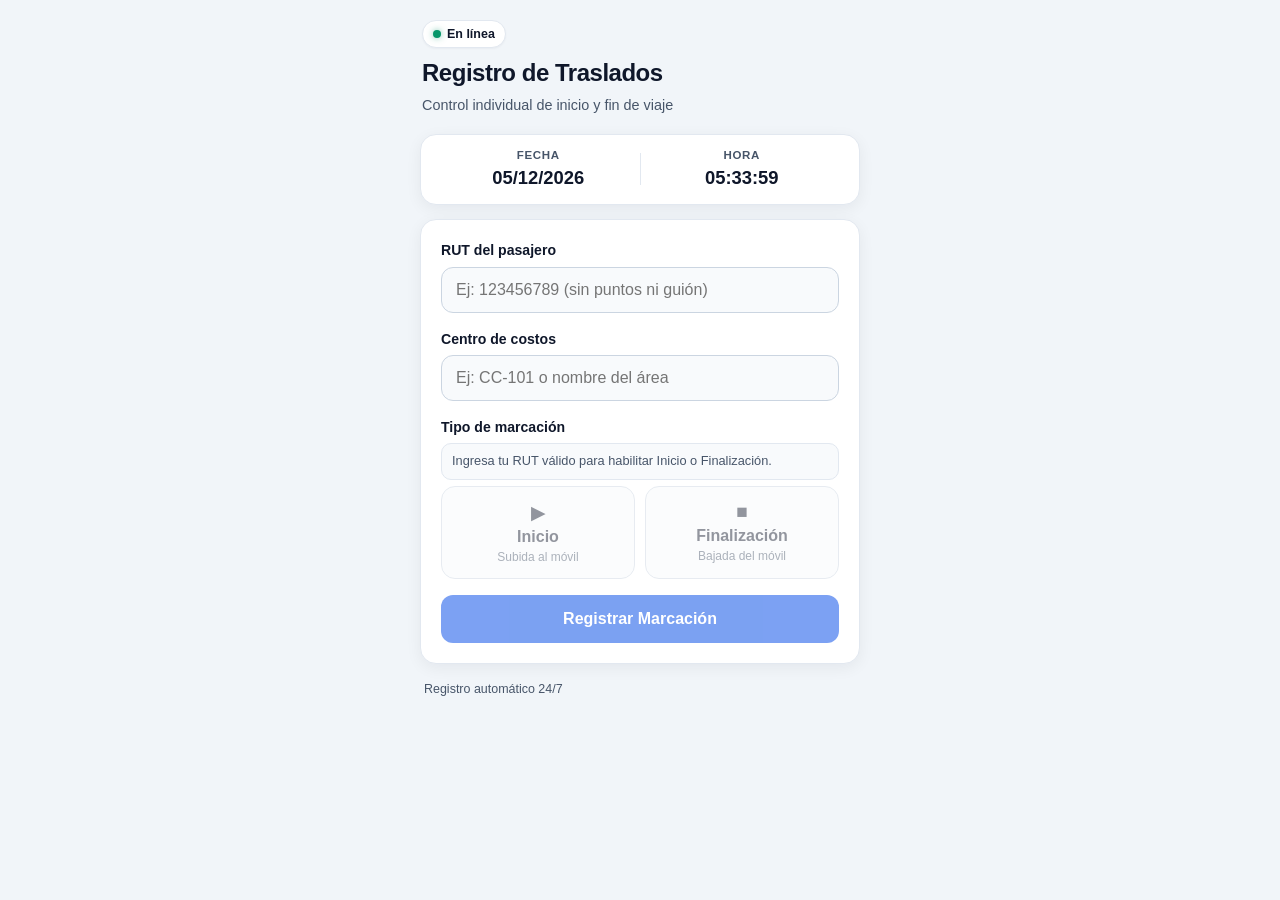
<file: index.html>
<!DOCTYPE html>
<html lang="es-CL">
<head>
  <meta charset="UTF-8" />
  <meta name="viewport" content="width=device-width, initial-scale=1.0, maximum-scale=1.0, user-scalable=no" />
  <meta name="theme-color" content="#2563eb" />
  <title>Registro de Traslados QR</title>
  <link rel="manifest" href="manifest.json" />
  <link rel="stylesheet" href="styles.css?v=4" />
</head>
<body>
  <main class="app-shell">
    <header class="app-header">
      <div class="header-top">
        <span id="status-badge" class="status-badge status-online">
          <span class="dot"></span>
          <span id="status-text">En línea</span>
        </span>
      </div>
      <h1 id="app-title">Registro de Traslados</h1>
      <p id="app-subtitle" class="subtitle">Control individual de inicio y fin de viaje</p>
    </header>

    <section class="clock-card" aria-label="Fecha y hora automática">
      <div class="clock-item">
        <span class="clock-label">Fecha</span>
        <span id="live-date" class="clock-value">--/--/----</span>
      </div>
      <div class="clock-divider"></div>
      <div class="clock-item">
        <span class="clock-label">Hora</span>
        <span id="live-time" class="clock-value">--:--:--</span>
      </div>
    </section>

    <div id="sync-banner" class="banner banner-warning" hidden>
      <div class="banner-body">
        <strong id="sync-banner-text"></strong>
        <small id="sync-banner-detail" class="banner-detail" hidden></small>
      </div>
      <div class="banner-actions">
        <button type="button" id="retry-sync-btn" class="btn-link">Reintentar</button>
        <button type="button" id="clear-queue-btn" class="btn-link btn-link-muted">Descartar</button>
      </div>
    </div>

    <div id="config-banner" class="banner banner-warning" hidden>
      <div class="banner-body">
        <strong>Webhook de Power Automate incompleto</strong>
        <small id="config-banner-detail" class="banner-detail"></small>
      </div>
    </div>

    <div id="demo-banner" class="banner banner-info" hidden>
      <div class="banner-body">
        <strong>Modo Demo activo</strong>
        <small class="banner-detail">Sin SharePoint conectado aún. Los registros se guardan solo localmente.</small>
      </div>
    </div>

    <form id="marcacion-form" class="card" novalidate>
      <div class="field">
        <div class="field-header">
          <label for="rut">RUT del pasajero</label>
          <button type="button" id="clear-saved-btn" class="btn-link" hidden>Cambiar pasajero</button>
        </div>
        <input
          type="text"
          id="rut"
          name="rut"
          inputmode="text"
          autocomplete="off"
          placeholder="Ej: 123456789 (sin puntos ni guión)"
          maxlength="12"
          required
        />
        <small id="rut-error" class="error-text" hidden></small>
      </div>

      <div class="field">
        <label for="centro-costos">Centro de costos</label>
        <input
          type="text"
          id="centro-costos"
          name="centroCostos"
          list="cost-centers-list"
          autocomplete="off"
          placeholder="Ej: CC-101 o nombre del área"
          maxlength="60"
          required
        />
        <datalist id="cost-centers-list"></datalist>
        <small id="cc-error" class="error-text" hidden></small>
      </div>

      <div class="field">
        <label>Tipo de marcación</label>
        <div id="trip-status-hint" class="trip-hint">
          Ingresa tu RUT válido para habilitar Inicio o Finalización.
        </div>
        <div id="type-grid" class="type-grid" role="radiogroup" aria-label="Tipo de marcación">
          <button type="button" id="btn-inicio" class="type-btn" data-type="Inicio" aria-pressed="false" disabled>
            <span class="type-icon">▶</span>
            <span class="type-title">Inicio</span>
            <span class="type-desc">Subida al móvil</span>
          </button>
          <button type="button" id="btn-fin" class="type-btn" data-type="Finalización" aria-pressed="false" disabled>
            <span class="type-icon">■</span>
            <span class="type-title">Finalización</span>
            <span class="type-desc">Bajada del móvil</span>
          </button>
        </div>
        <input type="hidden" id="tipo" name="tipo" required />
        <small id="tipo-error" class="error-text" hidden></small>
      </div>

      <button type="submit" id="submit-btn" class="btn-primary">
        Registrar Marcación
      </button>
    </form>

    <section id="receipt-card" class="card receipt-card" hidden>
      <div class="receipt-icon" id="receipt-icon">✓</div>
      <h2 id="receipt-title">Marcación registrada</h2>
      <p id="receipt-subtitle" class="receipt-subtitle"></p>
      <dl class="receipt-details">
        <div>
          <dt>RUT</dt>
          <dd id="rec-rut"></dd>
        </div>
        <div>
          <dt>Centro de costos</dt>
          <dd id="rec-cc"></dd>
        </div>
        <div>
          <dt>Tipo</dt>
          <dd id="rec-tipo"></dd>
        </div>
        <div>
          <dt>Fecha y hora</dt>
          <dd id="rec-datetime"></dd>
        </div>
      </dl>
      <button type="button" id="new-record-btn" class="btn-secondary">
        Realizar otra marcación
      </button>
    </section>

    <footer class="app-footer">
      <span>Registro automático 24/7</span>
      <span id="pending-count-footer"></span>
    </footer>
  </main>

  <script src="config.js?v=4"></script>
  <script src="app.js?v=4"></script>
</body>
</html>
</file>
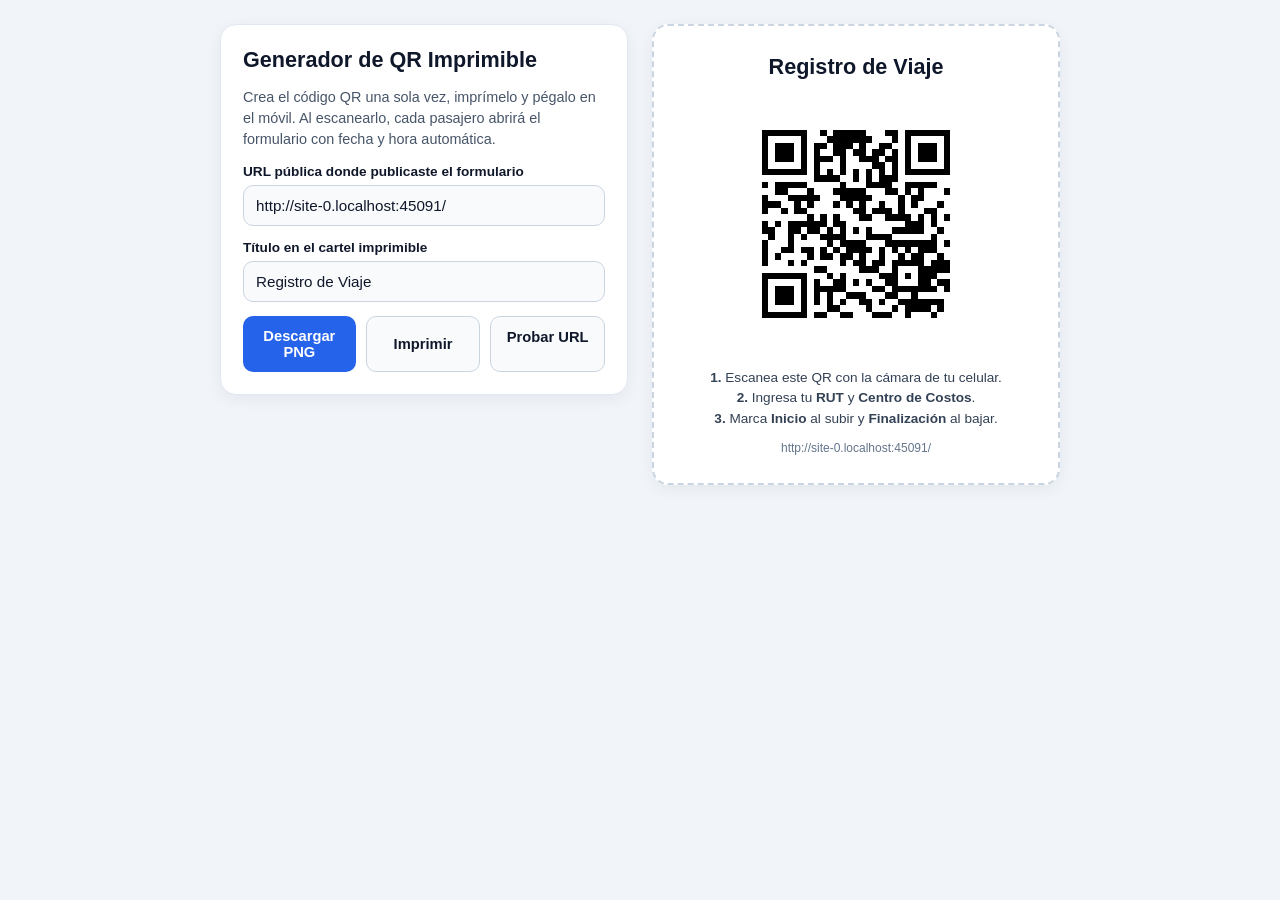
<file: qr.html>
<!DOCTYPE html>
<html lang="es-CL">
<head>
  <meta charset="UTF-8" />
  <meta name="viewport" content="width=device-width, initial-scale=1.0" />
  <title>Generador de QR Imprimible - Registro de Traslados</title>
  <style>
    :root {
      --bg: #f1f5f9;
      --surface: #ffffff;
      --surface-subtle: #f8fafc;
      --border: #e2e8f0;
      --border-strong: #cbd5e1;
      --text: #0f172a;
      --muted: #475569;
      --primary: #2563eb;
      --primary-hover: #1d4ed8;
      --warning-bg: #fffbeb;
      --warning-border: #fde68a;
      --warning-text: #92400e;
      --shadow: 0 4px 16px rgba(15, 23, 42, 0.06);
    }
    * { box-sizing: border-box; margin: 0; padding: 0; }
    body {
      font-family: -apple-system, BlinkMacSystemFont, "Segoe UI", Roboto, Inter, sans-serif;
      background: var(--bg);
      color: var(--text);
      padding: 24px;
      display: flex;
      justify-content: center;
      min-height: 100vh;
    }
    .layout {
      width: 100%;
      max-width: 840px;
      display: grid;
      grid-template-columns: 1fr 1fr;
      gap: 24px;
      align-items: start;
    }
    @media (max-width: 720px) {
      .layout { grid-template-columns: 1fr; }
    }
    .panel {
      background: var(--surface);
      border: 1px solid var(--border);
      border-radius: 16px;
      padding: 22px;
      display: flex;
      flex-direction: column;
      gap: 14px;
      box-shadow: var(--shadow);
    }
    h1 { font-size: 1.35rem; font-weight: 800; }
    p { font-size: 0.9rem; color: var(--muted); line-height: 1.45; }
    label { font-size: 0.85rem; font-weight: 600; display: block; margin-bottom: 6px; color: var(--text); }
    input {
      width: 100%;
      background: var(--surface-subtle);
      color: var(--text);
      border: 1.5px solid var(--border-strong);
      border-radius: 10px;
      padding: 11px 12px;
      font-size: 0.95rem;
      outline: none;
    }
    input:focus {
      background: var(--surface);
      border-color: var(--primary);
      box-shadow: 0 0 0 3px rgba(37, 99, 235, 0.14);
    }
    .url-warning {
      background: var(--warning-bg);
      border: 1px solid var(--warning-border);
      color: var(--warning-text);
      border-radius: 10px;
      padding: 10px 12px;
      font-size: 0.82rem;
      line-height: 1.4;
    }
    .actions {
      display: flex;
      gap: 10px;
      flex-wrap: wrap;
    }
    button,
    .btn-anchor {
      flex: 1;
      padding: 12px 14px;
      border-radius: 10px;
      border: none;
      font-weight: 700;
      font-size: 0.92rem;
      cursor: pointer;
      text-align: center;
      text-decoration: none;
    }
    .btn-primary { background: var(--primary); color: #fff; }
    .btn-primary:hover { background: var(--primary-hover); }
    .btn-secondary {
      background: var(--surface-subtle);
      color: var(--text);
      border: 1px solid var(--border-strong);
    }
    .btn-secondary:hover { background: #e2e8f0; }

    /* Tarjeta imprimible */
    .print-card {
      background: #ffffff;
      color: #0f172a;
      border-radius: 16px;
      padding: 28px 24px;
      text-align: center;
      display: flex;
      flex-direction: column;
      align-items: center;
      gap: 12px;
      border: 2px dashed var(--border-strong);
      box-shadow: var(--shadow);
    }
    .print-card h2 { font-size: 1.35rem; font-weight: 800; }
    .print-card .movil-tag {
      background: var(--primary);
      color: #ffffff;
      padding: 4px 14px;
      border-radius: 999px;
      font-size: 0.85rem;
      font-weight: 700;
    }
    #qr-container {
      padding: 12px;
      background: #ffffff;
      border-radius: 12px;
    }
    #qr-container canvas,
    #qr-container img {
      display: block;
      max-width: 240px;
      height: auto;
      image-rendering: pixelated;
      image-rendering: crisp-edges;
    }
    .print-steps {
      font-size: 0.85rem;
      color: #334155;
      line-height: 1.5;
    }
    .url-preview {
      font-size: 0.75rem;
      color: #64748b;
      word-break: break-all;
    }

    @media print {
      body { background: #ffffff; padding: 0; }
      .no-print { display: none !important; }
      .layout { display: block; max-width: 420px; margin: 24px auto; }
      .print-card { border: 2px solid #0f172a; box-shadow: none; }
    }
  </style>
</head>
<body>
  <div class="layout">
    <section class="panel no-print">
      <h1>Generador de QR Imprimible</h1>
      <p>
        Crea el código QR una sola vez, imprímelo y pégalo en el móvil. Al escanearlo, cada pasajero abrirá el formulario con fecha y hora automática.
      </p>

      <div>
        <label for="base-url">URL pública donde publicaste el formulario</label>
        <input id="base-url" type="url" placeholder="https://delipsium.github.io/QR-Marcacion/" />
      </div>

      <div id="url-warning" class="url-warning" hidden></div>

      <div>
        <label for="card-title">Título en el cartel imprimible</label>
        <input id="card-title" type="text" value="Registro de Viaje" />
      </div>

      <div class="actions">
        <button type="button" id="download-btn" class="btn-primary">Descargar PNG</button>
        <button type="button" id="print-btn" class="btn-secondary">Imprimir</button>
        <a id="test-link" class="btn-anchor btn-secondary" href="#" target="_blank" rel="noopener">Probar URL</a>
      </div>
    </section>

    <section class="print-card" aria-label="Vista previa para imprimir">
      <h2 id="preview-title">Registro de Viaje</h2>
      <div id="qr-container"></div>
      <p class="print-steps">
        <strong>1.</strong> Escanea este QR con la cámara de tu celular.<br />
        <strong>2.</strong> Ingresa tu <strong>RUT</strong> y <strong>Centro de Costos</strong>.<br />
        <strong>3.</strong> Marca <strong>Inicio</strong> al subir y <strong>Finalización</strong> al bajar.
      </p>
      <span id="preview-url" class="url-preview"></span>
    </section>
  </div>

  <script src="qrcode-local.js?v=3"></script>
  <script>
    const elBaseUrl = document.getElementById("base-url");
    const elCardTitle = document.getElementById("card-title");
    const elUrlWarning = document.getElementById("url-warning");
    const elPreviewTitle = document.getElementById("preview-title");
    const elPreviewUrl = document.getElementById("preview-url");
    const elQrContainer = document.getElementById("qr-container");
    const elDownloadBtn = document.getElementById("download-btn");
    const elPrintBtn = document.getElementById("print-btn");
    const elTestLink = document.getElementById("test-link");

    // Sugerir URL actual si está publicado en http/https, o la de GitHub Pages del repo
    if (window.location.protocol.startsWith("http") && !["localhost", "127.0.0.1"].includes(window.location.hostname)) {
      elBaseUrl.value = window.location.href.replace(/qr\.html.*$/, "");
    } else {
      elBaseUrl.value = "https://delipsium.github.io/QR-Marcacion/";
    }

    function buildTargetUrl() {
      let base = (elBaseUrl.value || "").trim();
      if (!base) return "";
      if (!/^https?:\/\//i.test(base)) {
        base = "https://" + base;
      }
      try {
        return new URL(base).toString();
      } catch (_) {
        return base;
      }
    }

    function updateUrlWarning(targetUrl) {
      if (!targetUrl) {
        elUrlWarning.hidden = true;
        return;
      }
      try {
        const parsed = new URL(targetUrl);
        if (["localhost", "127.0.0.1"].includes(parsed.hostname)) {
          elUrlWarning.textContent =
            "Atención: un celular externo no puede conectarse a localhost. Usa tu URL pública (ej. GitHub Pages).";
          elUrlWarning.hidden = false;
          return;
        }
      } catch (_) {}
      elUrlWarning.hidden = true;
    }

    function renderQR() {
      const targetUrl = buildTargetUrl();
      elPreviewTitle.textContent = (elCardTitle.value || "Registro de Viaje").trim();
      elPreviewUrl.textContent = targetUrl;
      elTestLink.href = targetUrl || "#";
      updateUrlWarning(targetUrl);

      elQrContainer.innerHTML = "";
      if (!targetUrl) {
        elQrContainer.innerHTML = "<p style='color:#64748b;font-size:0.85rem;'>Ingresa una URL para generar el QR.</p>";
        return;
      }

      try {
        const canvas = document.createElement("canvas");
        window.LocalQRCode.drawToCanvas(canvas, targetUrl, { width: 512, margin: 4 });
        elQrContainer.appendChild(canvas);
      } catch (err) {
        elQrContainer.innerHTML = `<p style='color:#dc2626;font-size:0.85rem;'>Error al generar el QR: ${err.message}</p>`;
      }
    }

    elBaseUrl.addEventListener("input", renderQR);
    elCardTitle.addEventListener("input", renderQR);

    elDownloadBtn.addEventListener("click", () => {
      const canvas = elQrContainer.querySelector("canvas");
      if (!canvas) {
        alert("Primero genera un código QR válido.");
        return;
      }
      const filename = "qr-marcacion.png";

      const triggerDownload = (href, revokeAfter) => {
        const link = document.createElement("a");
        link.download = filename;
        link.href = href;
        document.body.appendChild(link);
        link.click();
        link.remove();
        if (revokeAfter) {
          setTimeout(() => URL.revokeObjectURL(href), 1000);
        }
      };

      if (canvas.toBlob) {
        canvas.toBlob((blob) => {
          if (blob) {
            triggerDownload(URL.createObjectURL(blob), true);
          } else {
            triggerDownload(canvas.toDataURL("image/png"), false);
          }
        }, "image/png");
      } else {
        triggerDownload(canvas.toDataURL("image/png"), false);
      }
    });

    elPrintBtn.addEventListener("click", () => window.print());

    renderQR();
  </script>
</body>
</html>
</file>
<file: styles.css>
:root {
  --bg: #f1f5f9;
  --surface: #ffffff;
  --surface-subtle: #f8fafc;
  --border: #e2e8f0;
  --border-strong: #cbd5e1;
  --text: #0f172a;
  --text-muted: #475569;
  --primary: #2563eb;
  --primary-hover: #1d4ed8;
  --start: #059669;
  --start-bg: #ecfdf5;
  --start-text: #065f46;
  --end: #d97706;
  --end-bg: #fffbeb;
  --end-text: #92400e;
  --danger: #dc2626;
  --info-bg: #eff6ff;
  --info-border: #bfdbfe;
  --info-text: #1e40af;
  --warning-bg: #fffbeb;
  --warning-border: #fde68a;
  --warning-text: #92400e;
  --shadow: 0 4px 16px rgba(15, 23, 42, 0.06);
  --radius: 16px;
}

* {
  box-sizing: border-box;
  margin: 0;
  padding: 0;
}

body {
  font-family: -apple-system, BlinkMacSystemFont, "Segoe UI", Roboto, Inter, Helvetica, Arial, sans-serif;
  background-color: var(--bg);
  color: var(--text);
  min-height: 100dvh;
  display: flex;
  justify-content: center;
  padding: 16px;
  line-height: 1.45;
  -webkit-font-smoothing: antialiased;
}

.app-shell {
  width: 100%;
  max-width: 440px;
  display: flex;
  flex-direction: column;
  gap: 14px;
}

.app-header {
  display: flex;
  flex-direction: column;
  gap: 4px;
  padding: 4px 2px;
}

.header-top {
  display: flex;
  align-items: center;
  justify-content: space-between;
  gap: 8px;
  margin-bottom: 4px;
}

.status-badge {
  display: inline-flex;
  align-items: center;
  gap: 6px;
  font-size: 0.78rem;
  font-weight: 600;
  padding: 4px 10px;
  border-radius: 999px;
  border: 1px solid var(--border);
  background: var(--surface);
  color: var(--text);
  box-shadow: 0 1px 2px rgba(15, 23, 42, 0.04);
}

.status-badge .dot {
  width: 8px;
  height: 8px;
  border-radius: 50%;
}

.status-online .dot {
  background: var(--start);
  box-shadow: 0 0 6px rgba(5, 150, 105, 0.5);
}

.status-offline .dot {
  background: var(--end);
  box-shadow: 0 0 6px rgba(217, 119, 6, 0.5);
}

.movil-badge {
  font-size: 0.78rem;
  color: var(--text-muted);
  background: var(--surface);
  border: 1px solid var(--border);
  padding: 4px 10px;
  border-radius: 999px;
}

.movil-badge strong {
  color: var(--text);
}

h1 {
  font-size: 1.5rem;
  font-weight: 800;
  letter-spacing: -0.02em;
  color: var(--text);
}

.subtitle {
  font-size: 0.9rem;
  color: var(--text-muted);
}

.clock-card {
  display: grid;
  grid-template-columns: 1fr auto 1fr;
  align-items: center;
  background: var(--surface);
  border: 1px solid var(--border);
  border-radius: var(--radius);
  padding: 12px 16px;
  box-shadow: var(--shadow);
}

.clock-item {
  display: flex;
  flex-direction: column;
  align-items: center;
}

.clock-label {
  font-size: 0.72rem;
  font-weight: 600;
  text-transform: uppercase;
  letter-spacing: 0.06em;
  color: var(--text-muted);
}

.clock-value {
  font-size: 1.15rem;
  font-weight: 700;
  font-variant-numeric: tabular-nums;
  margin-top: 2px;
  color: var(--text);
}

.clock-divider {
  width: 1px;
  height: 32px;
  background: var(--border);
}

.banner {
  font-size: 0.84rem;
  padding: 11px 14px;
  border-radius: 12px;
  display: flex;
  align-items: center;
  justify-content: space-between;
  gap: 10px;
}

.banner[hidden] {
  display: none;
}

.banner-body {
  display: flex;
  flex-direction: column;
  gap: 2px;
}

.banner-detail {
  font-size: 0.78rem;
  opacity: 0.9;
}

.banner-actions {
  display: flex;
  flex-direction: column;
  align-items: flex-end;
  gap: 4px;
  flex-shrink: 0;
}

.banner-warning {
  background: var(--warning-bg);
  border: 1px solid var(--warning-border);
  color: var(--warning-text);
}

.banner-info {
  background: var(--info-bg);
  border: 1px solid var(--info-border);
  color: var(--info-text);
}

.card {
  background: var(--surface);
  border: 1px solid var(--border);
  border-radius: var(--radius);
  padding: 20px;
  display: flex;
  flex-direction: column;
  gap: 16px;
  box-shadow: var(--shadow);
}

.card[hidden] {
  display: none;
}

.field {
  display: flex;
  flex-direction: column;
  gap: 6px;
}

.field-header {
  display: flex;
  align-items: center;
  justify-content: space-between;
}

label {
  font-size: 0.88rem;
  font-weight: 600;
  color: var(--text);
}

input[type="text"] {
  width: 100%;
  background: var(--surface-subtle);
  color: var(--text);
  border: 1.5px solid var(--border-strong);
  border-radius: 12px;
  padding: 13px 14px;
  font-size: 1rem;
  outline: none;
  transition: border-color 0.15s ease, box-shadow 0.15s ease, background-color 0.15s ease;
}

input[type="text"]:focus {
  background: var(--surface);
  border-color: var(--primary);
  box-shadow: 0 0 0 3px rgba(37, 99, 235, 0.15);
}

input[type="text"].invalid {
  border-color: var(--danger);
}

.error-text {
  color: var(--danger);
  font-size: 0.8rem;
  font-weight: 500;
}

.trip-hint {
  font-size: 0.8rem;
  color: var(--text-muted);
  background: var(--surface-subtle);
  border: 1px solid var(--border);
  border-radius: 10px;
  padding: 8px 10px;
}

.trip-hint.trip-active {
  background: var(--end-bg);
  border-color: var(--warning-border);
  color: var(--end-text);
}

.trip-hint.trip-ready {
  background: var(--start-bg);
  border-color: #a7f3d0;
  color: var(--start-text);
}

.type-grid {
  display: grid;
  grid-template-columns: 1fr 1fr;
  gap: 10px;
}

.type-grid.single-option {
  grid-template-columns: 1fr;
}

.type-btn[hidden] {
  display: none;
}

.type-btn:disabled {
  opacity: 0.45;
  cursor: not-allowed;
}

.type-btn {
  appearance: none;
  background: var(--surface-subtle);
  border: 1.5px solid var(--border-strong);
  border-radius: 14px;
  padding: 14px 10px;
  color: var(--text);
  cursor: pointer;
  display: flex;
  flex-direction: column;
  align-items: center;
  gap: 4px;
  transition: all 0.15s ease;
}

.type-btn:hover {
  border-color: #94a3b8;
}

.type-btn:active {
  transform: scale(0.98);
}

.type-icon {
  font-size: 1.2rem;
}

.type-title {
  font-size: 1rem;
  font-weight: 700;
}

.type-desc {
  font-size: 0.75rem;
  color: var(--text-muted);
}

.type-btn[data-type="Inicio"][aria-pressed="true"] {
  background: var(--start-bg);
  border-color: var(--start);
  color: var(--start-text);
  box-shadow: 0 0 0 3px rgba(5, 150, 105, 0.12);
}

.type-btn[data-type="Inicio"][aria-pressed="true"] .type-desc {
  color: var(--start-text);
}

.type-btn[data-type="Finalización"][aria-pressed="true"] {
  background: var(--end-bg);
  border-color: var(--end);
  color: var(--end-text);
  box-shadow: 0 0 0 3px rgba(217, 119, 6, 0.12);
}

.type-btn[data-type="Finalización"][aria-pressed="true"] .type-desc {
  color: var(--end-text);
}

.btn-primary,
.btn-secondary {
  width: 100%;
  border: none;
  border-radius: 12px;
  padding: 15px;
  font-size: 1rem;
  font-weight: 700;
  cursor: pointer;
  transition: background-color 0.15s ease, opacity 0.15s ease;
}

.btn-primary {
  background: var(--primary);
  color: #ffffff;
}

.btn-primary:hover:not(:disabled) {
  background: var(--primary-hover);
}

.btn-primary:disabled {
  opacity: 0.6;
  cursor: not-allowed;
}

.btn-secondary {
  background: var(--surface-subtle);
  color: var(--text);
  border: 1px solid var(--border-strong);
}

.btn-secondary:hover {
  background: #e2e8f0;
}

.btn-link {
  background: none;
  border: none;
  color: var(--primary);
  font-size: 0.82rem;
  font-weight: 700;
  cursor: pointer;
  padding: 2px 4px;
}

.btn-link-muted {
  color: var(--text-muted);
  font-weight: 600;
}

.receipt-card {
  align-items: center;
  text-align: center;
}

.receipt-icon {
  width: 54px;
  height: 54px;
  border-radius: 50%;
  background: var(--start-bg);
  border: 2px solid var(--start);
  color: var(--start);
  display: grid;
  place-items: center;
  font-size: 1.6rem;
  font-weight: 800;
}

.receipt-icon.queued {
  background: var(--end-bg);
  border-color: var(--end);
  color: var(--end);
}

.receipt-subtitle {
  font-size: 0.88rem;
  color: var(--text-muted);
}

.receipt-details {
  width: 100%;
  background: var(--surface-subtle);
  border: 1px solid var(--border);
  border-radius: 12px;
  padding: 12px 14px;
  display: flex;
  flex-direction: column;
  gap: 8px;
  text-align: left;
}

.receipt-details > div {
  display: flex;
  justify-content: space-between;
  gap: 12px;
  font-size: 0.88rem;
}

.receipt-details dt {
  color: var(--text-muted);
}

.receipt-details dd {
  font-weight: 600;
  text-align: right;
  color: var(--text);
}

.app-footer {
  display: flex;
  justify-content: space-between;
  font-size: 0.78rem;
  color: var(--text-muted);
  padding: 2px 4px 12px;
}
</file>
